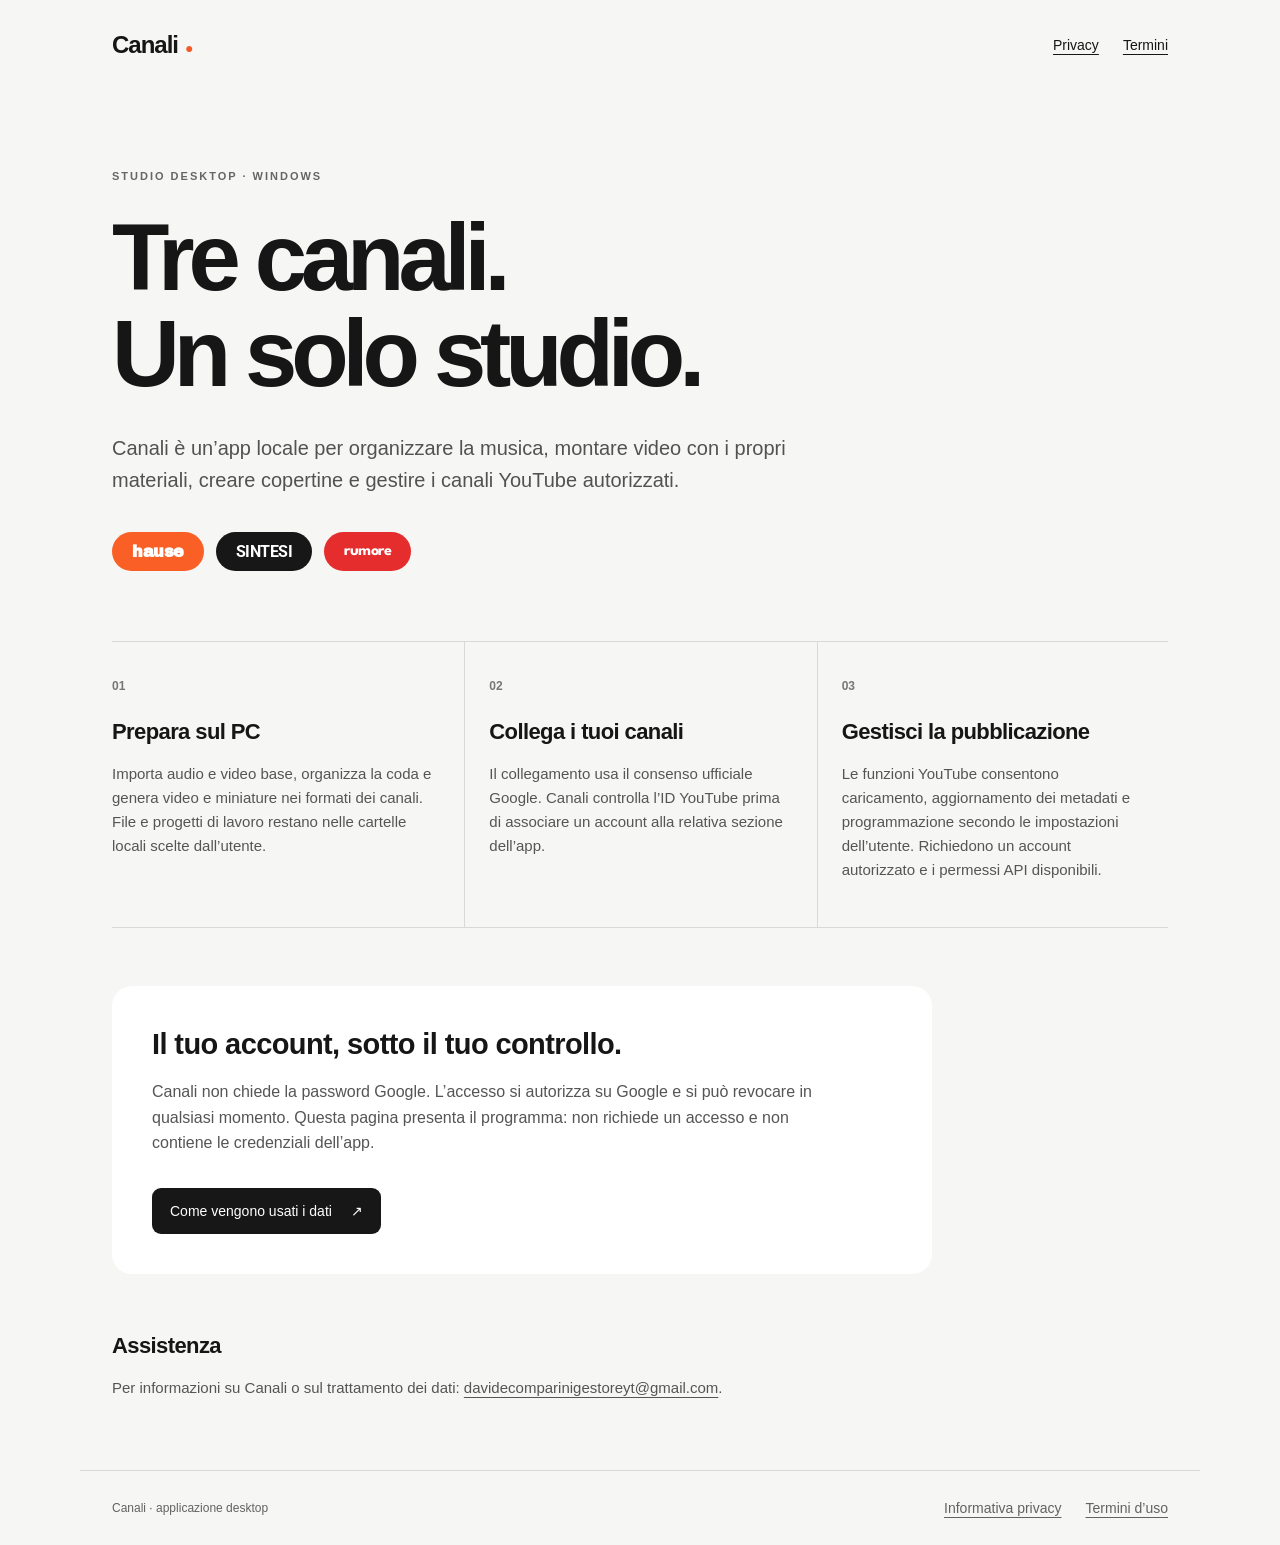
<file: index.html>
<!doctype html>
<html lang="it"><head><meta charset="utf-8"><meta name="viewport" content="width=device-width,initial-scale=1"><meta name="description" content="Canali: studio desktop Windows per preparare video musicali e gestire i propri canali YouTube."><title>Canali — studio desktop per YouTube</title><link rel="stylesheet" href="style.css"></head>
<body><header><a class="brand" href="index.html">Canali<span>●</span></a><nav aria-label="Navigazione"><a href="privacy.html">Privacy</a><a href="termini.html">Termini</a></nav></header>
<main><section class="hero"><p class="eyebrow">STUDIO DESKTOP · WINDOWS</p><h1>Tre canali.<br>Un solo studio.</h1><p class="intro">Canali è un’app locale per organizzare la musica, montare video con i propri materiali, creare copertine e gestire i canali YouTube autorizzati.</p><div class="channels"><span class="hause">hause</span><span class="sintesi">SINTESI</span><span class="rumore">rumore</span></div></section>
<section class="grid" aria-label="Funzionalità"><article><span class="number">01</span><h2>Prepara sul PC</h2><p>Importa audio e video base, organizza la coda e genera video e miniature nei formati dei canali. File e progetti di lavoro restano nelle cartelle locali scelte dall’utente.</p></article><article><span class="number">02</span><h2>Collega i tuoi canali</h2><p>Il collegamento usa il consenso ufficiale Google. Canali controlla l’ID YouTube prima di associare un account alla relativa sezione dell’app.</p></article><article><span class="number">03</span><h2>Gestisci la pubblicazione</h2><p>Le funzioni YouTube consentono caricamento, aggiornamento dei metadati e programmazione secondo le impostazioni dell’utente. Richiedono un account autorizzato e i permessi API disponibili.</p></article></section>
<section class="notice"><h2>Il tuo account, sotto il tuo controllo.</h2><p>Canali non chiede la password Google. L’accesso si autorizza su Google e si può revocare in qualsiasi momento. Questa pagina presenta il programma: non richiede un accesso e non contiene le credenziali dell’app.</p><a class="button" href="privacy.html">Come vengono usati i dati <span aria-hidden="true">↗</span></a></section>
<section class="contact"><h2>Assistenza</h2><p>Per informazioni su Canali o sul trattamento dei dati: <a href="mailto:davidecomparinigestoreyt@gmail.com">davidecomparinigestoreyt@gmail.com</a>.</p></section></main>
<footer><span>Canali · applicazione desktop</span><div><a href="privacy.html">Informativa privacy</a><a href="termini.html">Termini d’uso</a></div></footer></body></html>
</file>
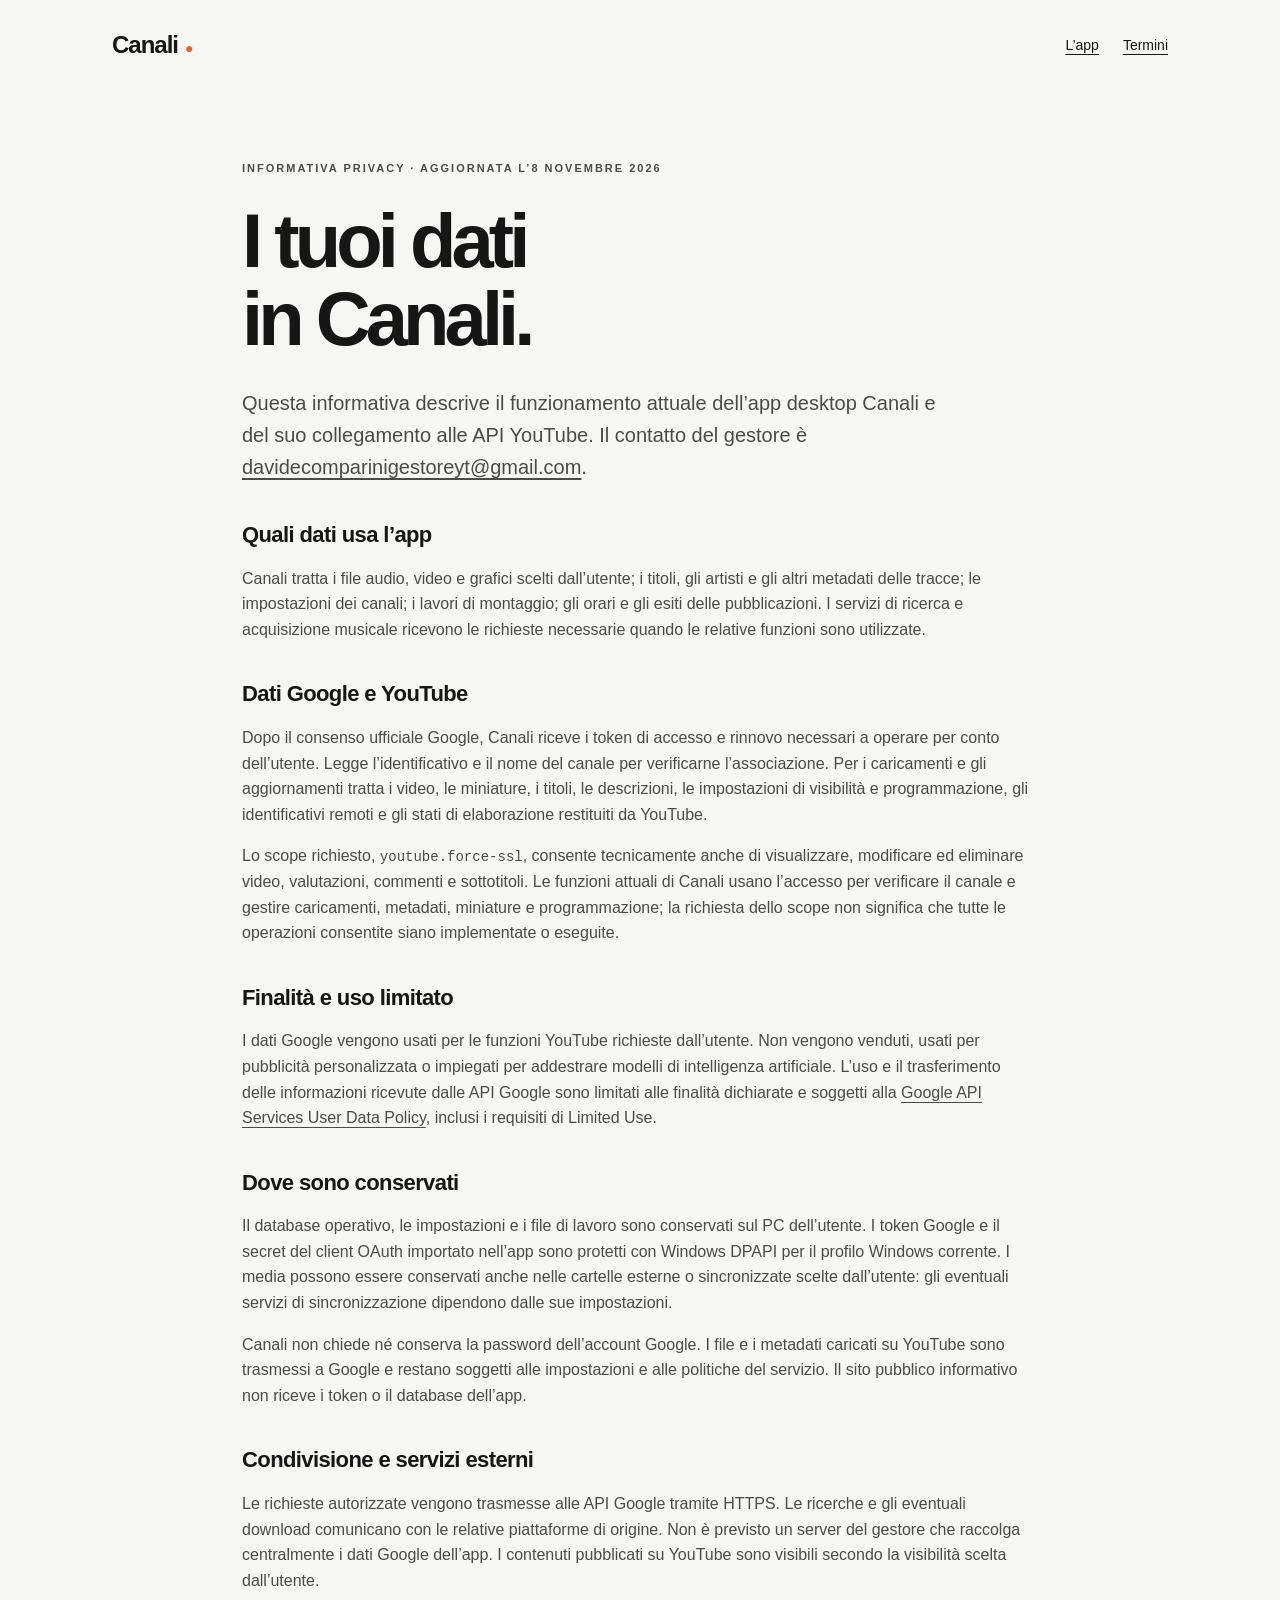
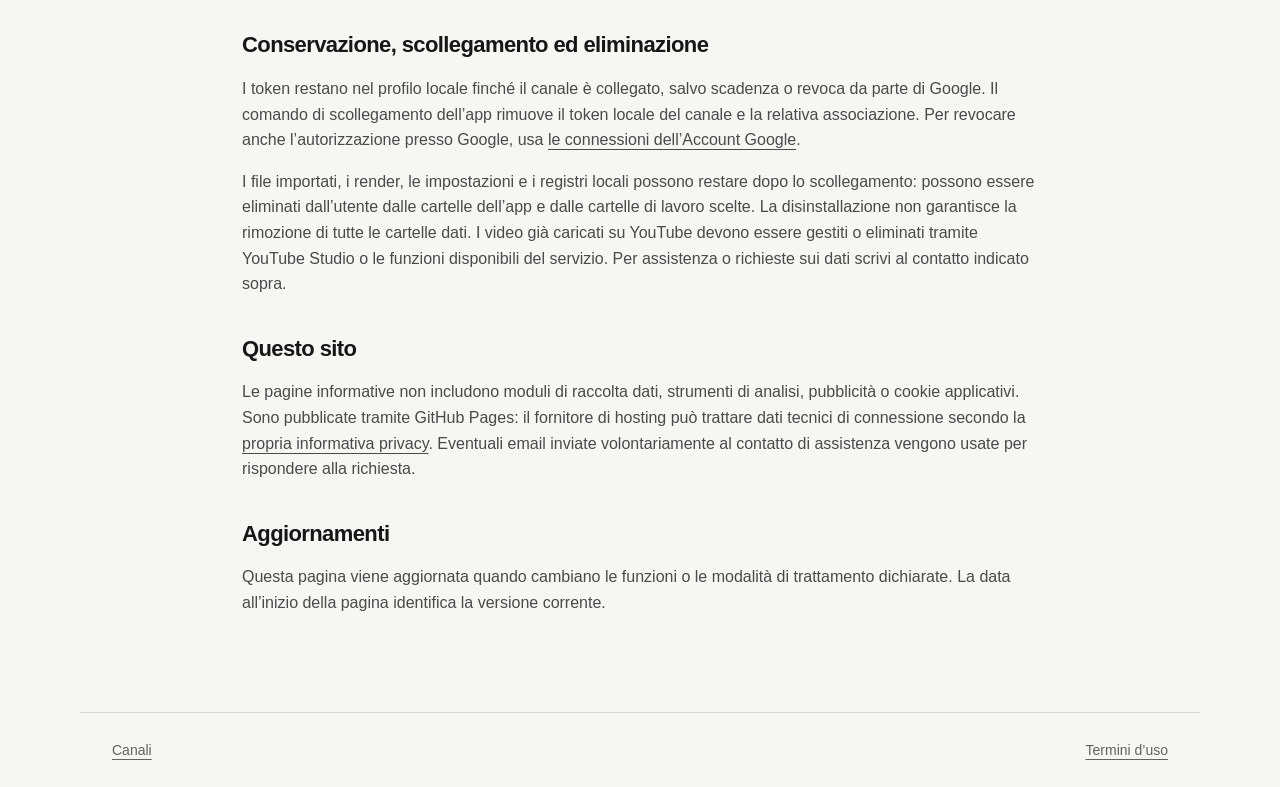
<file: privacy.html>
<!doctype html>
<html lang="it"><head><meta charset="utf-8"><meta name="viewport" content="width=device-width,initial-scale=1"><title>Privacy — Canali</title><link rel="stylesheet" href="style.css"></head><body><header><a class="brand" href="index.html">Canali<span>●</span></a><nav aria-label="Navigazione"><a href="index.html">L’app</a><a href="termini.html">Termini</a></nav></header><main class="document"><p class="eyebrow">INFORMATIVA PRIVACY · AGGIORNATA L’8 NOVEMBRE 2026</p><h1>I tuoi dati<br>in Canali.</h1>
<p class="intro">Questa informativa descrive il funzionamento attuale dell’app desktop Canali e del suo collegamento alle API YouTube. Il contatto del gestore è <a href="mailto:davidecomparinigestoreyt@gmail.com">davidecomparinigestoreyt@gmail.com</a>.</p>
<h2>Quali dati usa l’app</h2><p>Canali tratta i file audio, video e grafici scelti dall’utente; i titoli, gli artisti e gli altri metadati delle tracce; le impostazioni dei canali; i lavori di montaggio; gli orari e gli esiti delle pubblicazioni. I servizi di ricerca e acquisizione musicale ricevono le richieste necessarie quando le relative funzioni sono utilizzate.</p>
<h2>Dati Google e YouTube</h2><p>Dopo il consenso ufficiale Google, Canali riceve i token di accesso e rinnovo necessari a operare per conto dell’utente. Legge l’identificativo e il nome del canale per verificarne l’associazione. Per i caricamenti e gli aggiornamenti tratta i video, le miniature, i titoli, le descrizioni, le impostazioni di visibilità e programmazione, gli identificativi remoti e gli stati di elaborazione restituiti da YouTube.</p><p>Lo scope richiesto, <code>youtube.force-ssl</code>, consente tecnicamente anche di visualizzare, modificare ed eliminare video, valutazioni, commenti e sottotitoli. Le funzioni attuali di Canali usano l’accesso per verificare il canale e gestire caricamenti, metadati, miniature e programmazione; la richiesta dello scope non significa che tutte le operazioni consentite siano implementate o eseguite.</p>
<h2>Finalità e uso limitato</h2><p>I dati Google vengono usati per le funzioni YouTube richieste dall’utente. Non vengono venduti, usati per pubblicità personalizzata o impiegati per addestrare modelli di intelligenza artificiale. L’uso e il trasferimento delle informazioni ricevute dalle API Google sono limitati alle finalità dichiarate e soggetti alla <a href="https://developers.google.com/terms/api-services-user-data-policy">Google API Services User Data Policy</a>, inclusi i requisiti di Limited Use.</p>
<h2>Dove sono conservati</h2><p>Il database operativo, le impostazioni e i file di lavoro sono conservati sul PC dell’utente. I token Google e il secret del client OAuth importato nell’app sono protetti con Windows DPAPI per il profilo Windows corrente. I media possono essere conservati anche nelle cartelle esterne o sincronizzate scelte dall’utente: gli eventuali servizi di sincronizzazione dipendono dalle sue impostazioni.</p><p>Canali non chiede né conserva la password dell’account Google. I file e i metadati caricati su YouTube sono trasmessi a Google e restano soggetti alle impostazioni e alle politiche del servizio. Il sito pubblico informativo non riceve i token o il database dell’app.</p>
<h2>Condivisione e servizi esterni</h2><p>Le richieste autorizzate vengono trasmesse alle API Google tramite HTTPS. Le ricerche e gli eventuali download comunicano con le relative piattaforme di origine. Non è previsto un server del gestore che raccolga centralmente i dati Google dell’app. I contenuti pubblicati su YouTube sono visibili secondo la visibilità scelta dall’utente.</p>
<h2>Conservazione, scollegamento ed eliminazione</h2><p>I token restano nel profilo locale finché il canale è collegato, salvo scadenza o revoca da parte di Google. Il comando di scollegamento dell’app rimuove il token locale del canale e la relativa associazione. Per revocare anche l’autorizzazione presso Google, usa <a href="https://myaccount.google.com/connections">le connessioni dell’Account Google</a>.</p><p>I file importati, i render, le impostazioni e i registri locali possono restare dopo lo scollegamento: possono essere eliminati dall’utente dalle cartelle dell’app e dalle cartelle di lavoro scelte. La disinstallazione non garantisce la rimozione di tutte le cartelle dati. I video già caricati su YouTube devono essere gestiti o eliminati tramite YouTube Studio o le funzioni disponibili del servizio. Per assistenza o richieste sui dati scrivi al contatto indicato sopra.</p>
<h2>Questo sito</h2><p>Le pagine informative non includono moduli di raccolta dati, strumenti di analisi, pubblicità o cookie applicativi. Sono pubblicate tramite GitHub Pages: il fornitore di hosting può trattare dati tecnici di connessione secondo la <a href="https://docs.github.com/en/site-policy/privacy-policies/github-general-privacy-statement">propria informativa privacy</a>. Eventuali email inviate volontariamente al contatto di assistenza vengono usate per rispondere alla richiesta.</p>
<h2>Aggiornamenti</h2><p>Questa pagina viene aggiornata quando cambiano le funzioni o le modalità di trattamento dichiarate. La data all’inizio della pagina identifica la versione corrente.</p></main><footer><a href="index.html">Canali</a><a href="termini.html">Termini d’uso</a></footer></body></html>
</file>
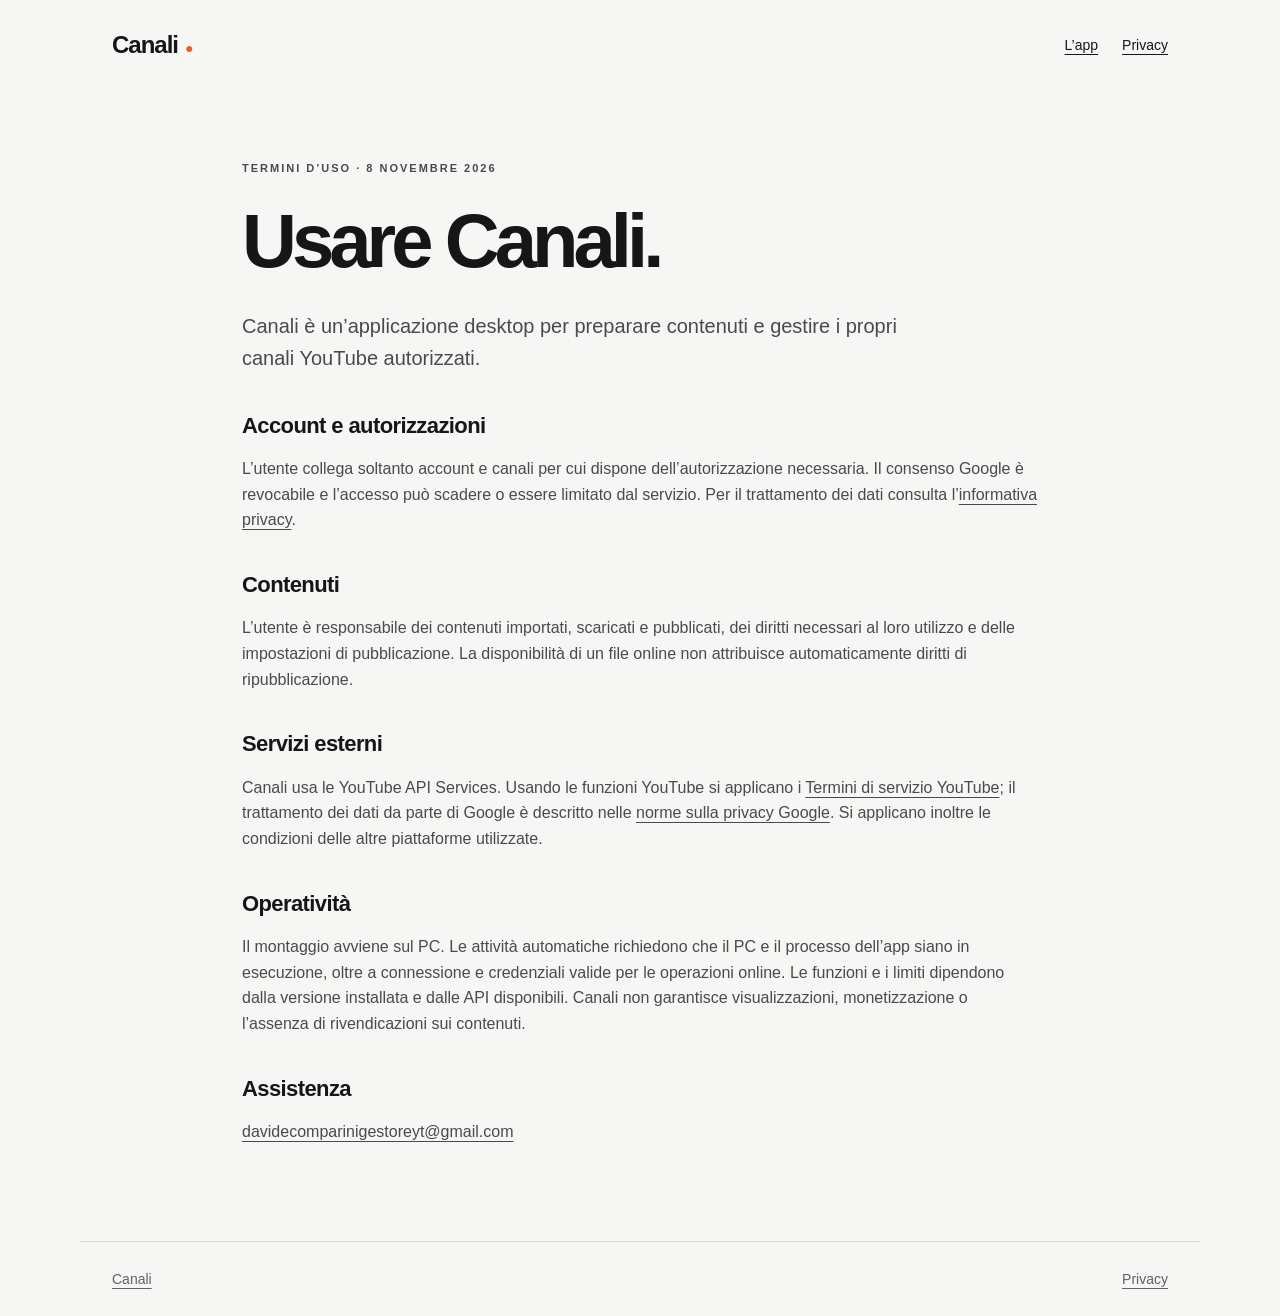
<file: termini.html>
<!doctype html>
<html lang="it"><head><meta charset="utf-8"><meta name="viewport" content="width=device-width,initial-scale=1"><title>Termini d’uso — Canali</title><link rel="stylesheet" href="style.css"></head><body><header><a class="brand" href="index.html">Canali<span>●</span></a><nav aria-label="Navigazione"><a href="index.html">L’app</a><a href="privacy.html">Privacy</a></nav></header><main class="document"><p class="eyebrow">TERMINI D’USO · 8 NOVEMBRE 2026</p><h1>Usare Canali.</h1><p class="intro">Canali è un’applicazione desktop per preparare contenuti e gestire i propri canali YouTube autorizzati.</p><h2>Account e autorizzazioni</h2><p>L’utente collega soltanto account e canali per cui dispone dell’autorizzazione necessaria. Il consenso Google è revocabile e l’accesso può scadere o essere limitato dal servizio. Per il trattamento dei dati consulta l’<a href="privacy.html">informativa privacy</a>.</p><h2>Contenuti</h2><p>L’utente è responsabile dei contenuti importati, scaricati e pubblicati, dei diritti necessari al loro utilizzo e delle impostazioni di pubblicazione. La disponibilità di un file online non attribuisce automaticamente diritti di ripubblicazione.</p><h2>Servizi esterni</h2><p>Canali usa le YouTube API Services. Usando le funzioni YouTube si applicano i <a href="https://www.youtube.com/t/terms">Termini di servizio YouTube</a>; il trattamento dei dati da parte di Google è descritto nelle <a href="https://policies.google.com/privacy">norme sulla privacy Google</a>. Si applicano inoltre le condizioni delle altre piattaforme utilizzate.</p><h2>Operatività</h2><p>Il montaggio avviene sul PC. Le attività automatiche richiedono che il PC e il processo dell’app siano in esecuzione, oltre a connessione e credenziali valide per le operazioni online. Le funzioni e i limiti dipendono dalla versione installata e dalle API disponibili. Canali non garantisce visualizzazioni, monetizzazione o l’assenza di rivendicazioni sui contenuti.</p><h2>Assistenza</h2><p><a href="mailto:davidecomparinigestoreyt@gmail.com">davidecomparinigestoreyt@gmail.com</a></p></main><footer><a href="index.html">Canali</a><a href="privacy.html">Privacy</a></footer></body></html>
</file>
<file: style.css>
*{box-sizing:border-box}html{color-scheme:light}body{margin:0;background:#f6f6f4;color:#161616;font-family:Arial,Helvetica,sans-serif;line-height:1.6}a{color:inherit;text-underline-offset:4px}header,footer{max-width:1120px;margin:auto;display:flex;align-items:center;justify-content:space-between;padding:26px 32px;gap:24px}.brand{font-size:24px;font-weight:800;letter-spacing:-1px;text-decoration:none}.brand span{color:#f35a24;padding-left:7px;font-size:14px}nav,footer div{display:flex;gap:24px}nav a,footer a{font-size:14px}main{max-width:1120px;margin:auto;padding:0 32px}.hero{padding:78px 0 70px;max-width:900px}.eyebrow{font-size:11px;letter-spacing:2px;font-weight:700;color:#666;margin:0 0 24px}h1{font-size:clamp(46px,8vw,94px);letter-spacing:-.065em;line-height:1.02;margin:0 0 30px;font-weight:800}.intro{font-size:20px;line-height:1.6;max-width:710px;color:#525252}.channels{display:flex;flex-wrap:wrap;gap:12px;margin-top:36px}.channels span{display:inline-flex;align-items:center;padding:7px 20px;border-radius:100px;font-weight:800;letter-spacing:-.5px}.hause{background:#fa6025;color:#fff}.sintesi{background:#171717;color:white}.rumore{background:#e62d2e;color:#fff}.grid{display:grid;grid-template-columns:repeat(3,1fr);gap:1px;border-top:1px solid #d9d9d6;border-bottom:1px solid #d9d9d6}.grid article{padding:30px 22px 30px 0}.grid article+article{padding-left:24px;border-left:1px solid #d9d9d6}.number{font-size:12px;font-weight:700;color:#777}h2{font-size:22px;letter-spacing:-.6px;line-height:1.3;margin:20px 0 14px}article p{font-size:15px;color:#555}.notice{margin:58px 0;padding:40px;background:#fff;border-radius:20px;max-width:820px}.notice h2{margin-top:0;font-size:29px}.notice p{color:#555;max-width:680px}.button{display:inline-block;margin-top:16px;padding:12px 18px;background:#171717;border-radius:9px;color:#fff;text-decoration:none;font-size:14px}.button span{margin-left:15px}.contact{padding:0 0 55px}.contact p{font-size:15px;color:#555;overflow-wrap:anywhere}footer{border-top:1px solid #d9d9d6;font-size:12px;color:#626262}.document{max-width:860px;padding-top:70px;padding-bottom:80px}.document h1{font-size:clamp(45px,7vw,76px)}.document h2{margin-top:38px}.document p{color:#4a4a4a}.document a{overflow-wrap:anywhere}.document code{font-size:14px;overflow-wrap:anywhere}@media(max-width:700px){header,footer{padding:22px}main{padding:0 22px}.hero{padding-top:52px}.intro{font-size:18px}.grid{grid-template-columns:1fr}.grid article,.grid article+article{padding:22px 0;border-left:0}.grid article+article{border-top:1px solid #d9d9d6}.notice{padding:26px;margin:34px 0}.notice h2{font-size:25px}footer{align-items:flex-start;flex-direction:column;gap:12px}.document{padding-top:45px}}

@font-face{font-family:Hause;src:url(hause.ttf) format("truetype");font-display:swap}@font-face{font-family:Sintesi;src:url(sintesi.ttf) format("truetype");font-display:swap}@font-face{font-family:Rumore;src:url(rumore.ttf) format("truetype");font-display:swap}.hause{font-family:Hause,Arial,sans-serif}.sintesi{font-family:Sintesi,Arial,sans-serif}.rumore{font-family:Rumore,Arial,sans-serif}
</file>
